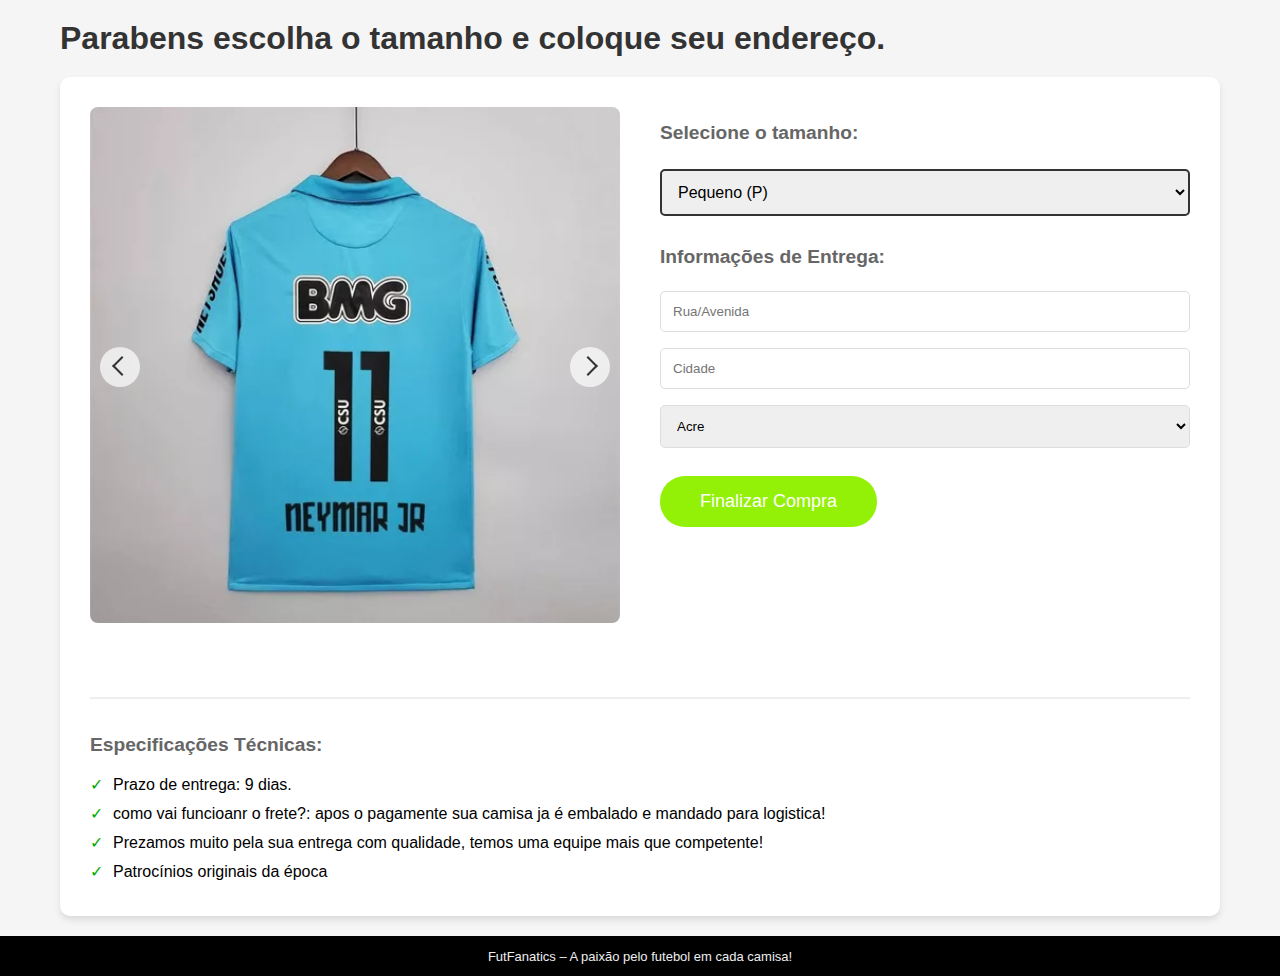
<file: carrinho.html>
<!DOCTYPE html>
<html lang="pt-br">
<head>
    <meta charset="UTF-8">
    <meta name="viewport" content="width=device-width, initial-scale=1.0">
    <title>Camisa Santos 2012 Retro - Loja Oficial</title>
    <style>
        * {
            margin: 0;
            padding: 0;
            box-sizing: border-box;
            font-family: 'Arial', sans-serif;
        }

        body {
            background-color: #f5f5f5;
        }

        .container {
            max-width: 1200px;
            margin: 0 auto;
            padding: 20px;
        }

        .produto {
            background: white;
            border-radius: 10px;
            padding: 30px;
            box-shadow: 0 4px 6px rgba(0,0,0,0.1);
            display: flex;
            gap: 40px;
            flex-wrap: wrap;
        }

        .galeria {
            position: relative;
            flex: 1;
            min-width: 300px;
        }

        .navegacao {
            position: absolute;
            top: 50%;
            width: 100%;
            display: flex;
            justify-content: space-between;
            transform: translateY(-50%);
            pointer-events: none;
        }

        .btn-navegacao {
            background: rgba(255,255,255,0.7);
            border: none;
            width: 40px;
            height: 40px;
            border-radius: 50%;
            margin: 0 10px;
            cursor: pointer;
            transition: all 0.3s;
            pointer-events: all;
        }

        .btn-navegacao:hover {
            background: rgba(255,255,255,0.9);
        }

        .btn-navegacao::before {
            content: '';
            display: inline-block;
            width: 12px;
            height: 12px;
            border: 2px solid #333;
            border-width: 2px 2px 0 0;
        }

        .anterior::before {
            transform: rotate(-135deg);
            margin-left: 4px;
        }

        .proximo::before {
            transform: rotate(45deg);
            margin-right: 4px;
        }

        .galeria img {
            width: 100%;
            border-radius: 8px;
            transition: opacity 0.5s;
        }

        .detalhes {
            flex: 1;
            min-width: 300px;
        }

        .tamanho select {
            width: 100%;
            padding: 12px;
            margin: 10px 0;
            border: 2px solid #333;
            border-radius: 5px;
            font-size: 16px;
        }

        .endereco {
            margin-top: 20px;
        }

        .endereco input, .endereco select {
            width: 100%;
            padding: 12px;
            margin: 8px 0;
            border: 1px solid #ddd;
            border-radius: 5px;
        }

        .botao-comprar {
            background-color: rgb(147, 241, 7);
            color: white;
            padding: 15px 40px;
            border: none;
            border-radius: 25px;
            font-size: 18px;
            cursor: pointer;
            transition: background 0.3s;
            margin-top: 20px;
        }

        .botao-comprar:hover {
            background-color: greenyellow;
        }

        .especificacoes {
            margin-top: 30px;
            border-top: 2px solid #eee;
            padding-top: 20px;
            width: 100%;
        }

        .especificacoes ul {
            list-style: none;
            line-height: 1.8;
        }

        .especificacoes li::before {
            content: "✓";
            color: #00aa00;
            margin-right: 10px;
        }

        h1 {
            color: #333;
            margin-bottom: 20px;
        }

        h2 {
            color: #666;
            margin: 15px 0;
            font-size: 1.2em;
        }
        footer{ 
            height: 40px;
            width: 100%;
            color: #eee;
            background-color: black;
            font-size: 13px;
            display: flex;
            justify-content: center;
            align-items: center;
        }
    </style>
</head>
<body>
    <div class="container">
        <h1>Parabens escolha o tamanho e coloque seu endereço.</h1>
        
        <div class="produto">
            <div class="galeria">
                <img src="img/D_NQ_NP_723170-MLB81742375222_012025-O.webp" alt="Camisa Santos 2012" id="imagemPrincipal">
                <div class="navegacao">
                    <button class="btn-navegacao anterior" onclick="mudarImagem(-1)"></button>
                    <button class="btn-navegacao proximo" onclick="mudarImagem(1)"></button>
                </div>
            </div>
            
            <div class="detalhes">
                <div class="tamanho">
                    <h2>Selecione o tamanho:</h2>
                    <select name="tamanho" id="tamanho">
                        <option value="P">Pequeno (P)</option>
                        <option value="M">Médio (M)</option>
                        <option value="G">Grande (G)</option>
                        <option value="GG">Extra Grande (GG)</option>
                    </select>
                </div>

                <div class="endereco">
                    <h2>Informações de Entrega:</h2>
                    <input type="text" placeholder="Rua/Avenida" required>
                    <input type="text" placeholder="Cidade" required>
                    <select name="estado" id="estado">
                        <option value="AC">Acre</option>
                        <option value="AL">Alagoas</option>
                        <option value="AP">Amapá</option>
                        <option value="AM">Amazonas</option>
                        <option value="BA">Bahia</option>
                        <option value="CE">Ceará</option>
                        <option value="DF">Distrito Federal</option>
                        <option value="ES">Espírito Santo</option>
                        <option value="GO">Goiás</option>
                        <option value="MA">Maranhão</option>
                        <option value="MT">Mato Grosso</option>
                        <option value="MS">Mato Grosso do Sul</option>
                        <option value="MG">Minas Gerais</option>
                        <option value="PA">Pará</option>
                        <option value="PB">Paraíba</option>
                        <option value="PR">Paraná</option>
                        <option value="PE">Pernambuco</option>
                        <option value="PI">Piauí</option>
                        <option value="RJ">Rio de Janeiro</option>
                        <option value="RN">Rio Grande do Norte</option>
                        <option value="RS">Rio Grande do Sul</option>
                        <option value="RO">Rondônia</option>
                        <option value="RR">Roraima</option>
                        <option value="SC">Santa Catarina</option>
                        <option value="SP">São Paulo</option>
                        <option value="SE">Sergipe</option>
                        <option value="TO">Tocantins</option>
                    </select>
                </div>

                <a href="https://go.perfectpay.com.br/PPU38CPG4MF"><button class="botao-comprar" onclick="finalizarCompra()">Finalizar Compra</button></a>
            </div>

            <div class="especificacoes">
                <h2>Especificações Técnicas:</h2>
                <ul>
                    <li>Prazo de entrega: 9 dias.</li>
                    <li>como vai funcioanr o frete?: apos o pagamente sua camisa ja é embalado e mandado para logistica!</li>
                    <li>Prezamos muito pela sua entrega com qualidade, temos uma equipe mais que competente!</li>
                    <li>Patrocínios originais da época</li>
                </ul>
            </div>
        </div>
    </div>
    <footer> 
        FutFanatics – A paixão pelo futebol em cada camisa!
    </footer>

    <script>
        const imagens = [
            'img/D_NQ_NP_723170-MLB81742375222_012025-O.webp',
            'img/D_NQ_NP_751772-MLB81742249430_012025-O.webp',
            'img/D_NQ_NP_780355-MLB81742375228_012025-O.webp',
            'img/D_NQ_NP_837219-MLB81742249434_012025-O.webp'
        ];

        let imagemAtual = 0;

        function mudarImagem(direcao) {
            imagemAtual += direcao;
            
            if(imagemAtual >= imagens.length) {
                imagemAtual = 0;
            } else if(imagemAtual < 0) {
                imagemAtual = imagens.length - 1;
            }
            
            document.getElementById('imagemPrincipal').src = imagens[imagemAtual];
        }

       
    </script>
</body>
</html>
</file>
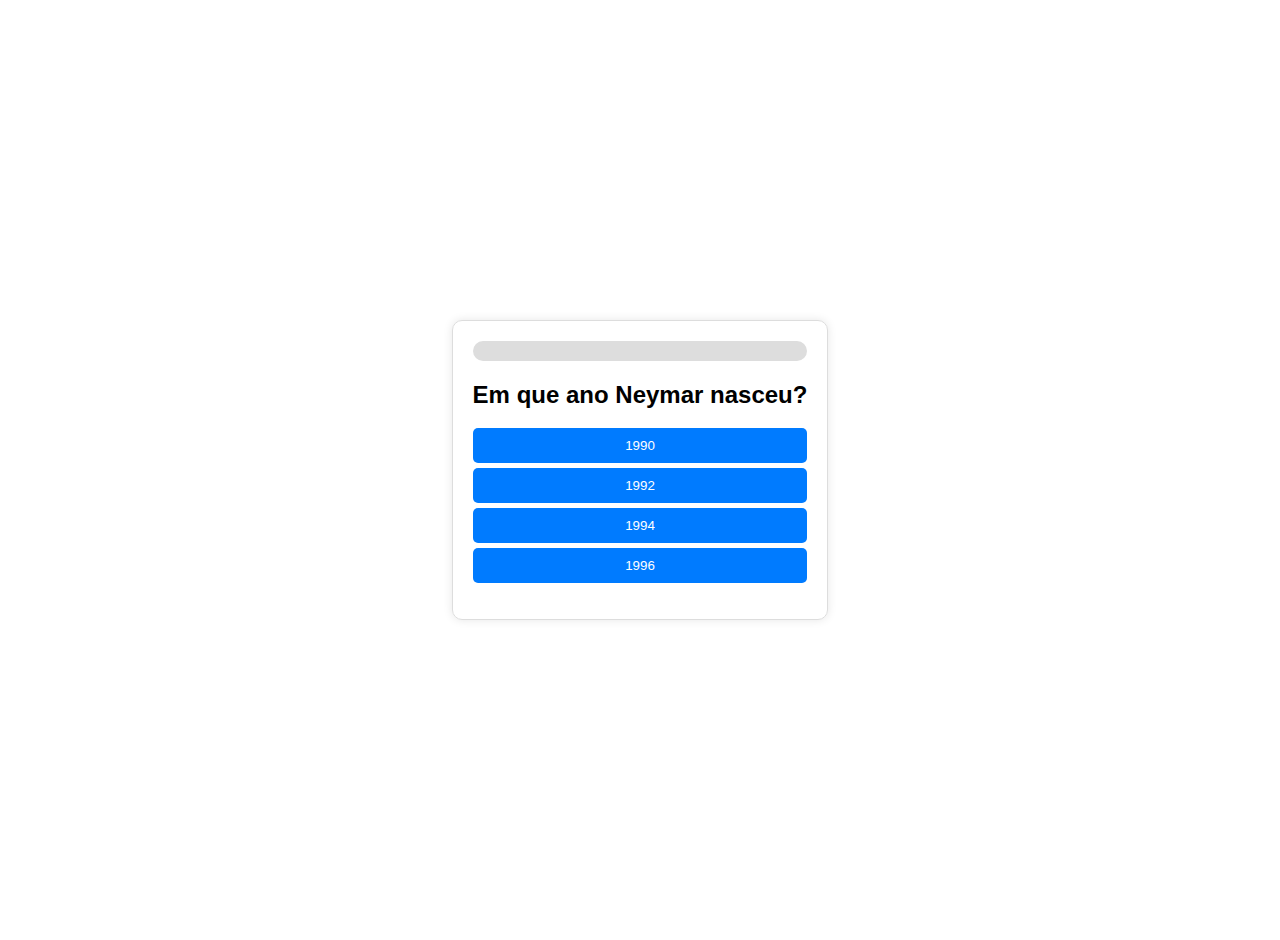
<file: quiz.html>
<!DOCTYPE html>
<html lang="pt-BR">
<head>
    <meta charset="UTF-8">
    <meta name="viewport" content="width=device-width, initial-scale=1.0">
    <title>Quiz Neymar</title>
    <style>
        html , body {
            font-family: Arial, sans-serif;
            text-align: center;
            padding: 20px;
            display: flex;
            justify-content: center;
            display: flex;
            align-items: center;
            text-align: center;
            height: 100vh;
        }
        .quiz-container {
            max-width: 500px;
            margin: auto;
            padding: 20px;
            border: 1px solid #ddd;
            border-radius: 10px;
            box-shadow: 0 0 10px rgba(0, 0, 0, 0.1);
            position: relative;
        }
        .progress-bar {
            width: 100%;
            background-color: #ddd;
            height: 20px;
            border-radius: 10px;
            margin-bottom: 20px;
            overflow: hidden;
        }
        .progress {
            height: 100%;
            width: 0;
            background-color: #4caf50;
            border-radius: 10px;
            transition: width 0.5s;
        }
        .options button {
            display: block;
            width: 100%;
            padding: 10px;
            margin: 5px 0;
            border: none;
            cursor: pointer;
            background-color: #007BFF;
            color: white;
            border-radius: 5px;
        }
        .options button:hover {
            background-color: #0056b3;
        }
        .hidden {
            display: none;
        }
        @keyframes festa {
            0% { background-color: white; }
            50% { background-color: yellow; }
            100% { background-color: white; }
        }
        .celebration {
            animation: festa 0.5s infinite alternate;
        }
        .confetti {
            position: absolute;
            width: 10px;
            height: 10px;
            background-color: red;
            opacity: 0.7;
            position: fixed;
            animation: fall 2s linear infinite;
        }
        @keyframes fall {
            0% { transform: translateY(-100vh) rotate(0deg); }
            100% { transform: translateY(100vh) rotate(360deg); }
        }
        .blob-btn {
    font-size: 18px;
    font-weight: bold;
    padding: 12px 24px;
    background: linear-gradient(45deg, #ff7300, #fffb00);
    color: #000;
    border: none;
    border-radius: 12px;
    cursor: pointer;
    transition: transform 0.2s, box-shadow 0.2s;
}

.blob-btn:hover {
    transform: scale(1.05);
    box-shadow: 0 4px 10px rgba(255, 115, 0, 0.5);
}

    </style>
</head>
<body>
    <div class="quiz-container">
        <div class="progress-bar">
            <div class="progress"></div>
        </div>
        <h2 id="question"></h2>
        <div class="options" id="options"></div>
        <p id="result"></p>
        <button id="retry" class="hidden" onclick="restartQuiz()">Refazer Quiz</button>
        <div class="buttons hidden" id="claimPrizeContainer">
            <a href="carrinho.html"><button class="blob-btn"> Escolher tamanho da blusa! </button></a>
        </div>
    </div>
    <script>
        const quiz = [
            { question: "Em que ano Neymar nasceu?", options: ["1990", "1992", "1994", "1996"], answer: "1992" },
            { question: "Qual clube revelou Neymar?", options: ["São Paulo", "Flamengo", "Santos", "Palmeiras"], answer: "Santos" },
            { question: "Qual o primeiro clube europeu de Neymar?", options: ["Real Madrid", "Barcelona", "PSG", "Chelsea"], answer: "Barcelona" },
            { question: "Em que ano Neymar venceu a Libertadores?", options: ["2009", "2011", "2013", "2015"], answer: "2011" },
            { question: "Quantos gols Neymar marcou na Copa do Mundo de 2014?", options: ["3", "4", "5", "6"], answer: "4" },
            { question: "Qual a camisa Neymar usou no PSG?", options: ["7", "9", "10", "11"], answer: "10" }
        ];

        let currentQuestion = 0;
        let score = 0;

        function loadQuestion() {
            if (currentQuestion >= quiz.length) {
                document.querySelector(".progress").style.width = "100%";
                if (score === quiz.length) {
                    document.body.classList.add("celebration");
                    document.getElementById("question").innerText = "Parabéns! Você acertou todas as perguntas!";
                    document.getElementById("claimPrizeContainer").classList.remove("hidden");
                    launchConfetti();
                } else {
                    document.getElementById("question").innerText = `Quiz concluído! Você acertou ${score} de ${quiz.length}.`;
                    document.getElementById("retry").classList.remove("hidden");
                }
                document.getElementById("options").innerHTML = "";
                return;
            }
            document.getElementById("question").innerText = quiz[currentQuestion].question;
            let optionsHtml = "";
            quiz[currentQuestion].options.forEach(option => {
                optionsHtml += `<button onclick="checkAnswer('${option}')">${option}</button>`;
            });
            document.getElementById("options").innerHTML = optionsHtml;
        }

        function checkAnswer(selected) {
            if (selected === quiz[currentQuestion].answer) {
                score++;
            }
            currentQuestion++;
            document.querySelector(".progress").style.width = `${(currentQuestion / quiz.length) * 100}%`;
            loadQuestion();
        }

        function restartQuiz() {
            currentQuestion = 0;
            score = 0;
            document.body.classList.remove("celebration");
            document.getElementById("retry").classList.add("hidden");
            document.getElementById("claimPrizeContainer").classList.add("hidden");
            document.querySelector(".progress").style.width = "0%";
            loadQuestion();
        }

        

        loadQuestion();
    </script>
</body>
</html>
</file>
